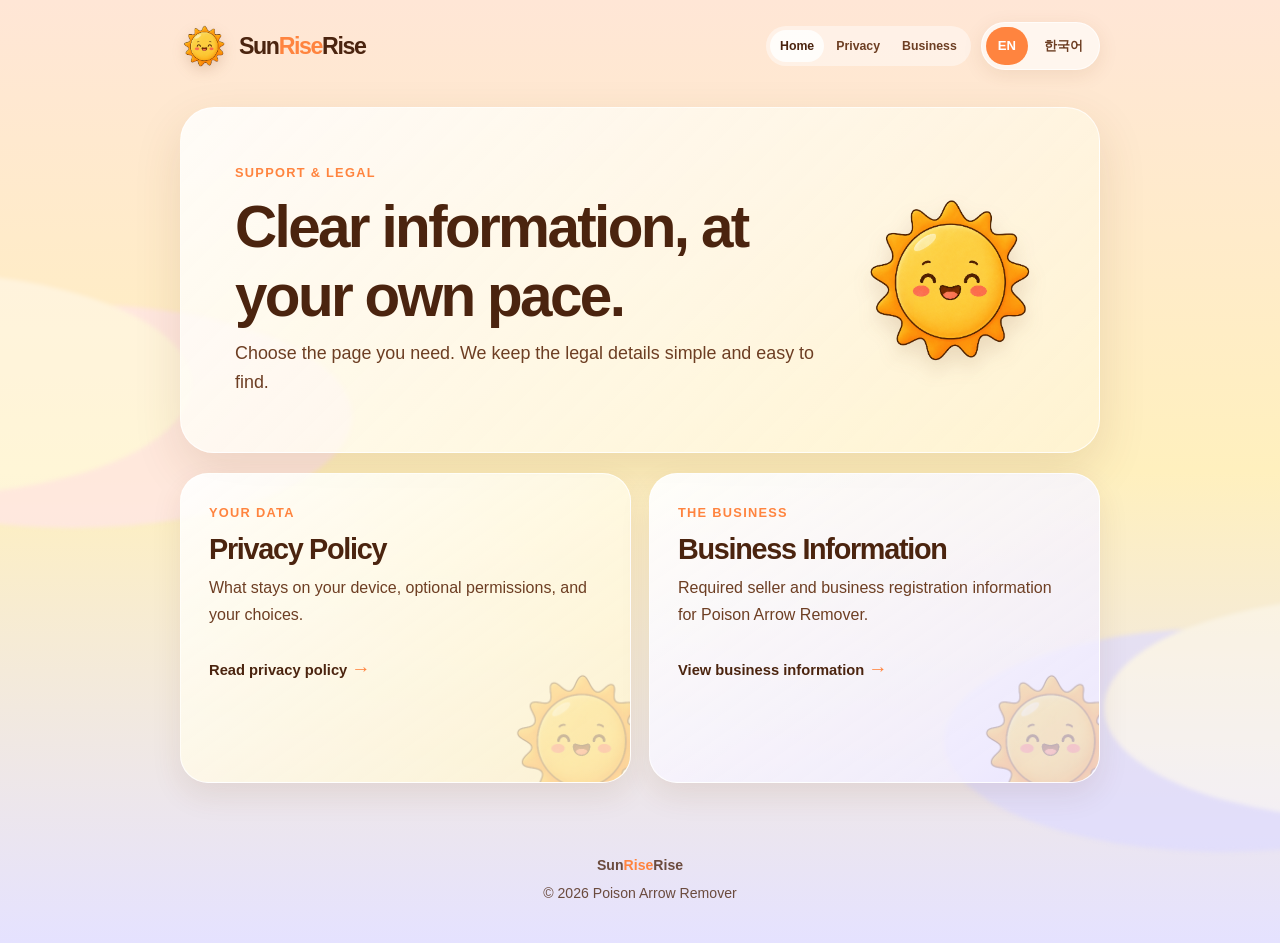
<file: index.html>
<!doctype html>
<html lang="en" data-language="en">
  <head>
    <meta charset="utf-8" />
    <meta name="viewport" content="width=device-width, initial-scale=1" />
    <meta name="description" content="SunRiseRise Support and Legal." />
    <meta name="theme-color" content="#ff843f" />
    <title>SunRiseRise · Support &amp; Legal</title>
    <link rel="stylesheet" href="legal.css" />
  </head>
  <body>
    <div class="shell">
      <header class="topbar">
        <a class="brand" href="index.html" aria-label="SunRiseRise home">
          <img src="assets/sunny.png" alt="Sunny" />
          <span>Sun<span class="rise">Rise</span>Rise</span>
        </a>
        <div class="header-actions">
          <nav class="site-nav" aria-label="Support and legal navigation">
            <a class="active" href="index.html"><span class="language en inline">Home</span><span class="language ko inline">홈</span></a>
            <a href="privacy.html"><span class="language en inline">Privacy</span><span class="language ko inline">개인정보</span></a>
            <a href="business.html"><span class="language en inline">Business</span><span class="language ko inline">사업자 정보</span></a>
          </nav>
          <div class="language-switch" aria-label="Choose language">
            <button type="button" data-language-button="en" aria-pressed="true">EN</button>
            <button type="button" data-language-button="ko" aria-pressed="false">한국어</button>
          </div>
        </div>
      </header>

      <main>
        <section class="welcome-card">
          <div>
            <p class="eyebrow">Support &amp; Legal</p>
            <div class="language en"><h1>Clear information, at your own pace.</h1><p>Choose the page you need. We keep the legal details simple and easy to find.</p></div>
            <div class="language ko"><h1>필요한 정보만, 편하게 확인하세요.</h1><p>개인정보 처리와 사업자 정보를 각각의 페이지에서 간결하게 안내합니다.</p></div>
          </div>
          <img class="welcome-sunny" src="assets/sunny.png" alt="Sunny" />
        </section>

        <section class="link-grid" aria-label="Information pages">
          <a class="page-link privacy-link" href="privacy.html">
            <img src="assets/sunny.png" alt="" />
            <div class="language en"><p class="link-kicker">YOUR DATA</p><h2>Privacy Policy</h2><p>What stays on your device, optional permissions, and your choices.</p><span class="link-action">Read privacy policy <b aria-hidden="true">→</b></span></div>
            <div class="language ko"><p class="link-kicker">개인정보</p><h2>개인정보 처리방침</h2><p>기기에 남는 정보, 선택적 권한, 이용자의 선택권을 확인하세요.</p><span class="link-action">개인정보 처리방침 보기 <b aria-hidden="true">→</b></span></div>
          </a>
          <a class="page-link business-link" href="business.html">
            <img src="assets/sunny.png" alt="" />
            <div class="language en"><p class="link-kicker">THE BUSINESS</p><h2>Business Information</h2><p>Required seller and business registration information for Poison Arrow Remover.</p><span class="link-action">View business information <b aria-hidden="true">→</b></span></div>
            <div class="language ko"><p class="link-kicker">사업자 정보</p><h2>사업자 정보</h2><p>포이즌 애로우 리무버의 필수 사업자·통신판매업 정보를 확인하세요.</p><span class="link-action">사업자 정보 보기 <b aria-hidden="true">→</b></span></div>
          </a>
        </section>
      </main>

      <footer><strong>Sun<span class="rise">Rise</span>Rise</strong><p>© 2026 Poison Arrow Remover</p></footer>
    </div>
    <script src="legal.js"></script>
  </body>
</html>
</file>
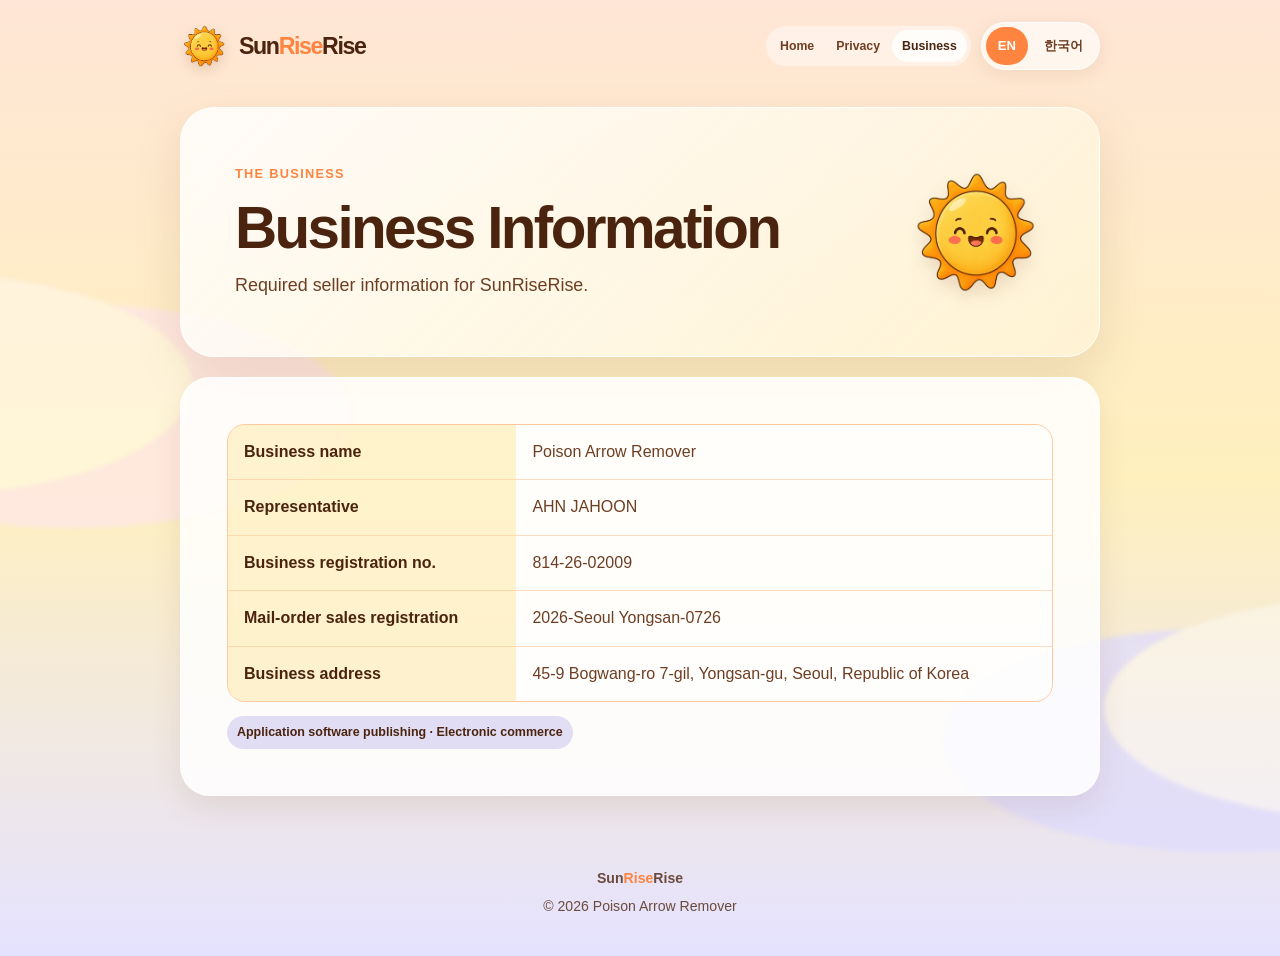
<file: business.html>
<!doctype html>
<html lang="en" data-language="en">
  <head>
    <meta charset="utf-8" />
    <meta name="viewport" content="width=device-width, initial-scale=1" />
    <meta name="description" content="SunRiseRise business information." />
    <meta name="theme-color" content="#ff843f" />
    <title>SunRiseRise · Business Information</title>
    <link rel="stylesheet" href="legal.css" />
  </head>
  <body>
    <div class="shell">
      <header class="topbar">
        <a class="brand" href="index.html" aria-label="SunRiseRise home"><img src="assets/sunny.png" alt="Sunny" /><span>Sun<span class="rise">Rise</span>Rise</span></a>
        <div class="header-actions"><nav class="site-nav" aria-label="Support and legal navigation"><a href="index.html"><span class="language en inline">Home</span><span class="language ko inline">홈</span></a><a href="privacy.html"><span class="language en inline">Privacy</span><span class="language ko inline">개인정보</span></a><a class="active" href="business.html"><span class="language en inline">Business</span><span class="language ko inline">사업자 정보</span></a></nav><div class="language-switch" aria-label="Choose language"><button type="button" data-language-button="en" aria-pressed="true">EN</button><button type="button" data-language-button="ko" aria-pressed="false">한국어</button></div></div>
      </header>
      <main>
        <section class="page-heading"><div><p class="eyebrow">The business</p><div class="language en"><h1>Business Information</h1><p>Required seller information for SunRiseRise.</p></div><div class="language ko"><h1>사업자 정보</h1><p>SunRiseRise의 필수 사업자 및 통신판매업 정보입니다.</p></div></div><img src="assets/sunny.png" alt="Sunny" /></section>
        <article class="legal-card business-card"><div class="language en"><dl class="data-table"><dt>Business name</dt><dd>Poison Arrow Remover</dd><dt>Representative</dt><dd>AHN JAHOON</dd><dt>Business registration no.</dt><dd>814-26-02009</dd><dt>Mail-order sales registration</dt><dd>2026-Seoul Yongsan-0726</dd><dt>Business address</dt><dd>45-9 Bogwang-ro 7-gil, Yongsan-gu, Seoul, Republic of Korea</dd></dl><span class="tag">Application software publishing · Electronic commerce</span></div><div class="language ko"><dl class="data-table"><dt>상호</dt><dd>포이즌 애로우 리무버 (Poison Arrow Remover)</dd><dt>대표자</dt><dd>안자훈</dd><dt>사업자등록번호</dt><dd>814-26-02009</dd><dt>통신판매업 신고번호</dt><dd>2026-서울용산-0726</dd><dt>사업장 소재지</dt><dd>서울특별시 용산구 보광로7길 45-9</dd></dl><span class="tag">응용 소프트웨어 개발 및 공급업 · 전자상거래 소매업</span></div></article>
      </main>
      <footer><strong>Sun<span class="rise">Rise</span>Rise</strong><p>© 2026 Poison Arrow Remover</p></footer>
    </div>
    <script src="legal.js"></script>
  </body>
</html>
</file>
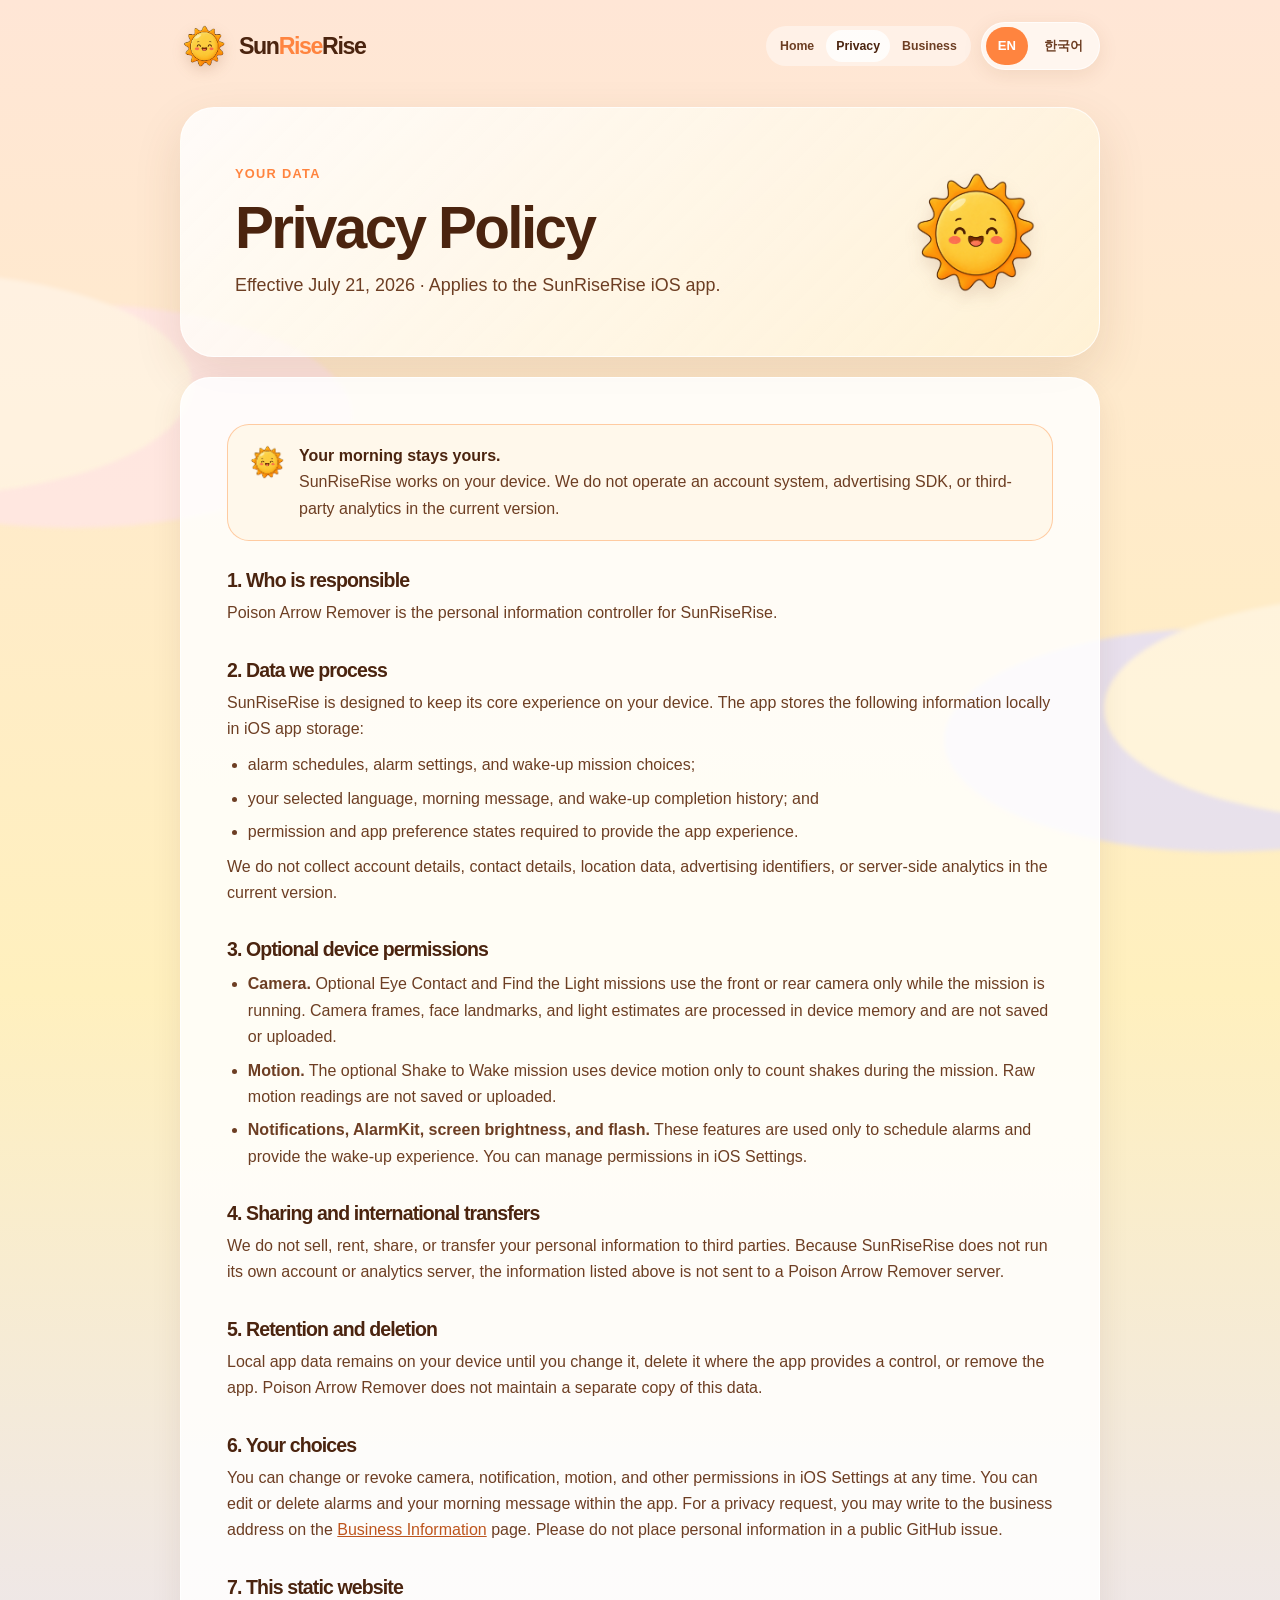
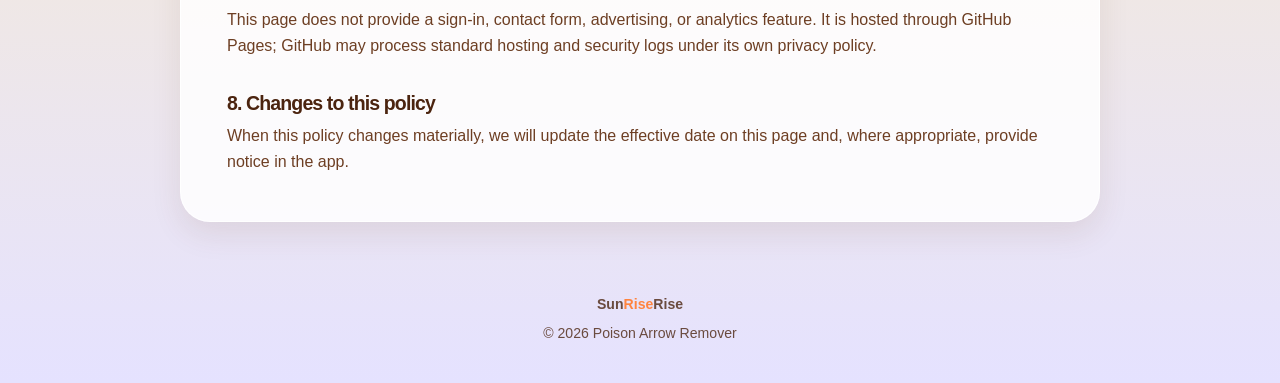
<file: privacy.html>
<!doctype html>
<html lang="en" data-language="en">
  <head>
    <meta charset="utf-8" />
    <meta name="viewport" content="width=device-width, initial-scale=1" />
    <meta name="description" content="SunRiseRise Privacy Policy." />
    <meta name="theme-color" content="#ff843f" />
    <title>SunRiseRise · Privacy Policy</title>
    <link rel="stylesheet" href="legal.css" />
  </head>
  <body>
    <div class="shell">
      <header class="topbar">
        <a class="brand" href="index.html" aria-label="SunRiseRise home"><img src="assets/sunny.png" alt="Sunny" /><span>Sun<span class="rise">Rise</span>Rise</span></a>
        <div class="header-actions"><nav class="site-nav" aria-label="Support and legal navigation"><a href="index.html"><span class="language en inline">Home</span><span class="language ko inline">홈</span></a><a class="active" href="privacy.html"><span class="language en inline">Privacy</span><span class="language ko inline">개인정보</span></a><a href="business.html"><span class="language en inline">Business</span><span class="language ko inline">사업자 정보</span></a></nav><div class="language-switch" aria-label="Choose language"><button type="button" data-language-button="en" aria-pressed="true">EN</button><button type="button" data-language-button="ko" aria-pressed="false">한국어</button></div></div>
      </header>
      <main>
        <section class="page-heading"><div><p class="eyebrow">Your data</p><div class="language en"><h1>Privacy Policy</h1><p>Effective July 21, 2026 · Applies to the SunRiseRise iOS app.</p></div><div class="language ko"><h1>개인정보 처리방침</h1><p>시행일: 2026년 7월 21일 · SunRiseRise iOS 앱에 적용됩니다.</p></div></div><img src="assets/sunny.png" alt="Sunny" /></section>
        <article class="legal-card">
          <div class="language en">
            <aside class="notice"><img src="assets/sunny.png" alt="" /><div><strong>Your morning stays yours.</strong><br />SunRiseRise works on your device. We do not operate an account system, advertising SDK, or third-party analytics in the current version.</div></aside>
            <h2>1. Who is responsible</h2><p>Poison Arrow Remover is the personal information controller for SunRiseRise.</p>
            <h2>2. Data we process</h2><p>SunRiseRise is designed to keep its core experience on your device. The app stores the following information locally in iOS app storage:</p><ul><li>alarm schedules, alarm settings, and wake-up mission choices;</li><li>your selected language, morning message, and wake-up completion history; and</li><li>permission and app preference states required to provide the app experience.</li></ul><p>We do not collect account details, contact details, location data, advertising identifiers, or server-side analytics in the current version.</p>
            <h2>3. Optional device permissions</h2><ul><li><strong>Camera.</strong> Optional Eye Contact and Find the Light missions use the front or rear camera only while the mission is running. Camera frames, face landmarks, and light estimates are processed in device memory and are not saved or uploaded.</li><li><strong>Motion.</strong> The optional Shake to Wake mission uses device motion only to count shakes during the mission. Raw motion readings are not saved or uploaded.</li><li><strong>Notifications, AlarmKit, screen brightness, and flash.</strong> These features are used only to schedule alarms and provide the wake-up experience. You can manage permissions in iOS Settings.</li></ul>
            <h2>4. Sharing and international transfers</h2><p>We do not sell, rent, share, or transfer your personal information to third parties. Because SunRiseRise does not run its own account or analytics server, the information listed above is not sent to a Poison Arrow Remover server.</p>
            <h2>5. Retention and deletion</h2><p>Local app data remains on your device until you change it, delete it where the app provides a control, or remove the app. Poison Arrow Remover does not maintain a separate copy of this data.</p>
            <h2>6. Your choices</h2><p>You can change or revoke camera, notification, motion, and other permissions in iOS Settings at any time. You can edit or delete alarms and your morning message within the app. For a privacy request, you may write to the business address on the <a href="business.html">Business Information</a> page. Please do not place personal information in a public GitHub issue.</p>
            <h2>7. This static website</h2><p>This page does not provide a sign-in, contact form, advertising, or analytics feature. It is hosted through GitHub Pages; GitHub may process standard hosting and security logs under its own privacy policy.</p>
            <h2>8. Changes to this policy</h2><p>When this policy changes materially, we will update the effective date on this page and, where appropriate, provide notice in the app.</p>
          </div>
          <div class="language ko">
            <aside class="notice"><img src="assets/sunny.png" alt="" /><div><strong>아침의 정보는 사용자의 기기에 머뭅니다.</strong><br />현재 SunRiseRise는 계정 시스템, 광고 SDK, 제3자 분석 도구를 사용하지 않습니다.</div></aside>
            <h2>1. 개인정보처리자</h2><p>포이즌 애로우 리무버(Poison Arrow Remover)는 SunRiseRise의 개인정보처리자입니다.</p>
            <h2>2. 처리하는 정보</h2><p>SunRiseRise의 핵심 경험은 기기 안에서 작동하도록 설계되었습니다. 앱은 다음 정보를 iOS 앱 저장공간에 로컬로 보관합니다.</p><ul><li>알람 일정, 알람 설정, 기상 확인 미션 선택 정보</li><li>선택한 언어, 나만의 아침 문구, 기상 완료 기록</li><li>앱 경험 제공에 필요한 권한 및 앱 환경설정 상태</li></ul><p>현재 버전은 계정 정보, 연락처 정보, 위치 정보, 광고 식별자, 서버 기반 분석 정보를 수집하지 않습니다.</p>
            <h2>3. 선택적 기기 권한</h2><ul><li><strong>카메라.</strong> 눈 맞추기와 빛 찾기 미션을 선택했을 때에만 해당 미션 진행 중 전·후면 카메라를 사용합니다. 카메라 프레임, 얼굴 랜드마크, 조도 추정값은 기기 메모리에서만 처리되며 저장하거나 업로드하지 않습니다.</li><li><strong>모션.</strong> 흔들어 깨기 미션은 미션 중 흔든 횟수를 세기 위해 기기 모션을 사용합니다. 원시 모션 값은 저장하거나 업로드하지 않습니다.</li><li><strong>알림, AlarmKit, 화면 밝기 및 플래시.</strong> 이 기능은 알람 예약과 기상 경험 제공을 위해서만 사용합니다. 권한은 언제든 iOS 설정에서 관리할 수 있습니다.</li></ul>
            <h2>4. 제3자 제공 및 국외 이전</h2><p>개인정보를 제3자에게 판매, 임대, 제공하거나 이전하지 않습니다. SunRiseRise는 자체 계정·분석 서버를 운영하지 않으므로 위 정보는 포이즌 애로우 리무버의 서버로 전송되지 않습니다.</p>
            <h2>5. 보유 및 삭제</h2><p>로컬 앱 데이터는 사용자가 내용을 변경하거나 앱에서 제공하는 삭제 기능을 사용하거나 앱을 제거할 때까지 기기에 남습니다. 포이즌 애로우 리무버는 별도의 사본을 보관하지 않습니다.</p>
            <h2>6. 이용자의 선택권</h2><p>카메라, 알림, 모션 등 권한은 언제든 iOS 설정에서 변경하거나 철회할 수 있습니다. 알람과 아침 문구는 앱 안에서 수정하거나 삭제할 수 있습니다. 개인정보 관련 요청은 <a href="business.html">사업자 정보</a> 페이지의 사업장 소재지로 서면 전달할 수 있습니다. 공개 GitHub 이슈에는 개인정보를 남기지 마세요.</p>
            <h2>7. 이 정적 웹페이지</h2><p>이 페이지는 로그인, 문의 양식, 광고, 분석 기능을 제공하지 않습니다. GitHub Pages로 호스팅되며, GitHub는 자체 개인정보 처리방침에 따라 일반적인 호스팅·보안 로그를 처리할 수 있습니다.</p>
            <h2>8. 방침의 변경</h2><p>방침을 중요하게 변경하는 경우 이 페이지의 시행일을 갱신하고, 필요하면 앱 안에서도 안내하겠습니다.</p>
          </div>
        </article>
      </main>
      <footer><strong>Sun<span class="rise">Rise</span>Rise</strong><p>© 2026 Poison Arrow Remover</p></footer>
    </div>
    <script src="legal.js"></script>
  </body>
</html>
</file>
<file: legal.css>
:root { --ink:#4b240f; --body:#6d3e23; --orange:#ff843f; --yellow:#ffd864; --cream:#fff7e8; --peach:#ffc394; --lavender:#bdb4ea; --line:rgba(255,132,63,.38); --surface:rgba(255,255,255,.84); color:var(--body); font-family:ui-rounded,"SF Pro Rounded","Nunito","Segoe UI",sans-serif; line-height:1.65; }
* { box-sizing:border-box; }
body { min-width:320px; min-height:100vh; margin:0; background:linear-gradient(180deg,#ffe6d6 0%,#fff0be 50%,#e5e2ff 100%); }
body::before, body::after { position:fixed; z-index:-1; width:35rem; height:14rem; border-radius:50%; background:rgba(255,255,255,.38); content:""; filter:blur(2px); }
body::before { top:17rem; left:-23rem; box-shadow:10rem 2rem 0 rgba(255,229,235,.68); }
body::after { right:-24rem; bottom:5rem; box-shadow:-10rem 2rem 0 rgba(221,218,255,.68); }
.shell { width:min(100% - 32px,920px); margin:0 auto; }
.topbar { display:flex; align-items:center; justify-content:space-between; gap:18px; padding:22px 0; }
.brand { display:inline-flex; align-items:center; gap:11px; color:var(--ink); font-size:clamp(1.15rem,3vw,1.45rem); font-weight:900; letter-spacing:-.06em; text-decoration:none; }
.brand img { width:48px; height:48px; object-fit:contain; filter:drop-shadow(0 5px 7px rgba(120,60,18,.18)); }
.rise { color:var(--orange); }
.header-actions { display:flex; align-items:center; justify-content:flex-end; gap:10px; }
.site-nav { display:flex; gap:2px; padding:4px; border-radius:999px; background:rgba(255,255,255,.44); }
.site-nav a { padding:6px 10px; border-radius:999px; color:var(--body); font-size:.77rem; font-weight:850; text-decoration:none; }
.site-nav a.active, .site-nav a:hover { color:var(--ink); background:rgba(255,255,255,.8); }
.language-switch { display:inline-flex; gap:4px; padding:4px; border:1px solid rgba(255,255,255,.7); border-radius:999px; background:rgba(255,255,255,.62); box-shadow:0 5px 20px rgba(130,72,22,.1); }
.language-switch button { border:0; border-radius:999px; padding:8px 12px; color:var(--body); background:transparent; font:inherit; font-size:.82rem; font-weight:800; cursor:pointer; }
.language-switch button[aria-pressed="true"] { color:#fff; background:var(--orange); }
main { padding:15px 0 46px; }
.welcome-card, .page-heading { display:flex; align-items:center; justify-content:space-between; gap:28px; padding:clamp(29px,6vw,54px); border:1px solid rgba(255,255,255,.76); border-radius:34px; background:linear-gradient(135deg,rgba(255,255,255,.84),rgba(255,245,217,.68)); box-shadow:0 18px 48px rgba(111,61,27,.13); }
.welcome-card > div, .page-heading > div { max-width:590px; }
.welcome-sunny { flex:none; width:clamp(115px,23vw,192px); height:auto; filter:drop-shadow(0 10px 10px rgba(120,60,18,.15)); }
.page-heading > img { width:clamp(94px,18vw,140px); height:auto; filter:drop-shadow(0 8px 8px rgba(120,60,18,.14)); }
.eyebrow, .link-kicker { margin:0 0 10px; color:var(--orange); font-size:.8rem; font-weight:900; letter-spacing:.1em; text-transform:uppercase; }
h1,h2 { margin:0; color:var(--ink); letter-spacing:-.045em; line-height:1.18; }
h1 { font-size:clamp(2.05rem,6vw,3.65rem); }
h2 { font-size:clamp(1.35rem,3vw,1.8rem); }
p { margin:8px 0 0; }
.welcome-card p:last-child, .page-heading p:last-child { font-size:clamp(1rem,2vw,1.12rem); }
.link-grid { display:grid; grid-template-columns:repeat(2,minmax(0,1fr)); gap:18px; margin-top:20px; }
.page-link { position:relative; display:block; min-height:310px; overflow:hidden; padding:28px; border:1px solid rgba(255,255,255,.82); border-radius:28px; color:var(--body); background:var(--surface); box-shadow:0 12px 30px rgba(111,61,27,.1); text-decoration:none; transition:transform .18s ease, box-shadow .18s ease; }
.page-link:hover { transform:translateY(-3px); box-shadow:0 17px 35px rgba(111,61,27,.14); }
.page-link > img { position:absolute; right:-28px; bottom:-35px; width:155px; opacity:.28; pointer-events:none; }
.privacy-link { background:linear-gradient(145deg,rgba(255,255,255,.9),rgba(255,244,204,.78)); }
.business-link { background:linear-gradient(145deg,rgba(255,255,255,.9),rgba(238,233,255,.78)); }
.page-link > div { position:relative; z-index:1; }
.page-link h2 { max-width:280px; }
.link-action { display:inline-block; margin-top:25px; color:var(--ink); font-size:.92rem; font-weight:900; }
.link-action b { color:var(--orange); font-size:1.2rem; }
.legal-card { margin-top:20px; padding:clamp(24px,5vw,46px); border:1px solid rgba(255,255,255,.82); border-radius:30px; background:var(--surface); box-shadow:0 12px 30px rgba(111,61,27,.1); }
.legal-card h2 { margin-top:32px; font-size:1.22rem; }
.legal-card h2:first-of-type { margin-top:0; }
.legal-card ul { margin:10px 0 0; padding-left:1.3rem; }
.legal-card li + li { margin-top:7px; }
.notice { display:flex; gap:13px; align-items:flex-start; margin:0 0 28px; padding:18px 20px; border:1px solid rgba(255,195,148,.85); border-radius:22px; background:rgba(255,247,232,.8); }
.notice img { flex:none; width:38px; height:38px; object-fit:contain; }
.notice strong { color:var(--ink); }
.data-table { display:grid; grid-template-columns:minmax(155px,.7fr) minmax(0,1.3fr); overflow:hidden; margin:0; border:1px solid rgba(255,195,148,.9); border-radius:18px; }
.data-table dt,.data-table dd { margin:0; padding:14px 16px; border-bottom:1px solid rgba(255,195,148,.58); }
.data-table dt { color:var(--ink); background:rgba(255,216,100,.29); font-weight:850; }
.data-table dd { background:rgba(255,255,255,.48); }
.data-table dt:nth-last-of-type(1),.data-table dd:last-of-type { border-bottom:0; }
.tag { display:inline-block; margin:14px 0 0; padding:6px 10px; border-radius:999px; color:var(--ink); background:rgba(189,180,234,.43); font-size:.78rem; font-weight:850; }
a { color:#bd551d; }
footer { padding:25px 0 38px; color:rgba(75,36,15,.8); font-size:.88rem; text-align:center; }
footer p { margin-top:5px; }
.language { display:none; }
html[data-language="en"] .language.en,html[data-language="ko"] .language.ko { display:block; }
html[data-language="en"] .language.en.inline,html[data-language="ko"] .language.ko.inline { display:inline; }
@media (max-width:720px) { .shell { width:min(100% - 24px,920px); } .topbar { align-items:flex-start; flex-direction:column; padding:15px 0; } .header-actions { width:100%; justify-content:space-between; } .site-nav a { padding:6px 9px; } .welcome-card,.page-heading { align-items:flex-end; gap:14px; padding:29px; border-radius:27px; } .welcome-sunny { width:108px; margin-right:-13px; } .page-heading > img { width:88px; margin-right:-10px; } .link-grid { grid-template-columns:1fr; } .page-link { min-height:245px; } .page-link > img { width:135px; } .data-table { grid-template-columns:1fr; } .data-table dt { padding-bottom:4px; border-bottom:0; } .data-table dd { padding-top:4px; } }
@media (max-width:410px) { .header-actions { align-items:flex-start; flex-direction:column-reverse; } .site-nav { width:100%; justify-content:space-between; } }
@media (prefers-reduced-motion:reduce) { .page-link { transition:none; } }
</file>
